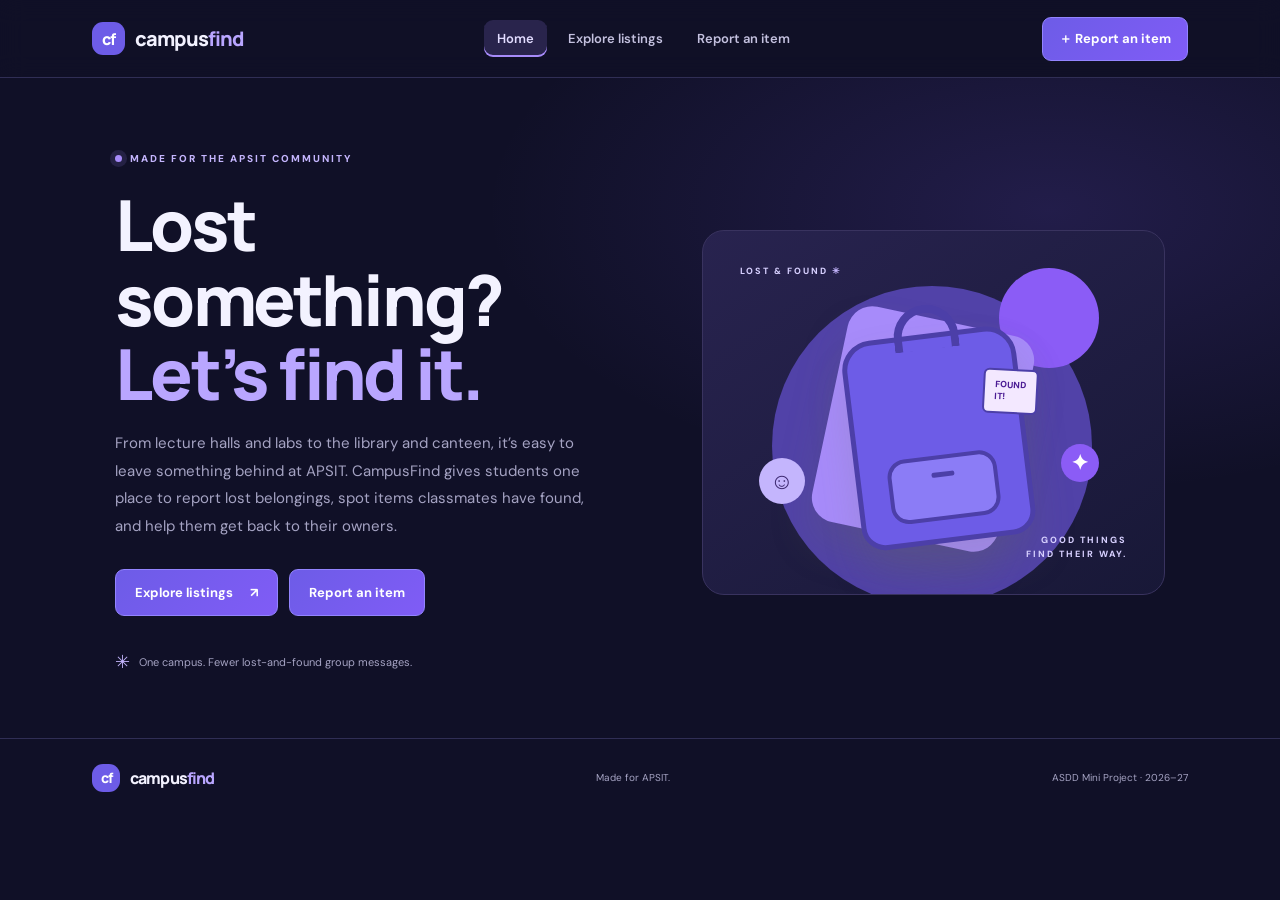
<file: CampusFind/index.html>
<!doctype html>
<html lang="en">
  <head>
    <meta charset="UTF-8" />
    <meta name="viewport" content="width=device-width, initial-scale=1.0" />
    <meta name="theme-color" content="#101027" />
    <title>CampusFind — APSIT Lost &amp; Found</title>
    <link rel="stylesheet" href="styles.css" />
  </head>
  <body>
    <header class="site-header">
      <a class="brand" href="index.html" aria-label="CampusFind home">
        <span class="brand-mark">cf</span>
        <span>campus<span class="brand-accent">find</span></span>
      </a>
      <nav class="nav-links" aria-label="Main navigation">
        <a href="index.html" aria-current="page">Home</a>
        <a href="listings.html">Explore listings</a>
        <a href="report.html">Report an item</a>
      </nav>
      <a class="button button-dark header-cta" href="report.html">＋ Report an item</a>
    </header>

    <main>
      <section class="hero">
        <div class="hero-copy">
          <div class="eyebrow"><span class="eyebrow-dot"></span> MADE FOR THE APSIT COMMUNITY</div>
          <h1>Lost something?<br /><span>Let’s find it.</span></h1>
          <p class="hero-description">
            From lecture halls and labs to the library and canteen, it’s easy to
            leave something behind at APSIT. CampusFind gives students one place
            to report lost belongings, spot items classmates have found, and help
            them get back to their owners.
          </p>
          <div class="hero-actions">
            <a class="button button-dark" href="listings.html">Explore listings <span aria-hidden="true">↗</span></a>
            <a class="button button-light" href="report.html">Report an item</a>
          </div>
          <div class="hero-note"><span class="note-icon">✳</span> One campus. Fewer lost-and-found group messages.</div>
        </div>

        <div class="hero-art" aria-label="Illustration of a found backpack and personal belongings">
          <div class="art-sun"></div>
          <div class="art-label label-top">LOST &amp; FOUND <span>✳</span></div>
          <div class="art-card card-back"></div>
          <div class="art-card card-front">
            <div class="bag-handle"></div>
            <div class="bag-pocket"><span></span></div>
            <div class="bag-tag">FOUND<br />IT!</div>
          </div>
          <div class="art-sticker sticker-one">☺</div>
          <div class="art-sticker sticker-two">✦</div>
          <div class="art-label label-bottom">GOOD THINGS<br />FIND THEIR WAY.</div>
        </div>
      </section>

    </main>

    <footer class="site-footer">
      <a class="brand footer-brand" href="index.html">
        <span class="brand-mark">cf</span>
        <span>campus<span class="brand-accent">find</span></span>
      </a>
      <span>Made for APSIT.</span>
      <span>ASDD Mini Project · 2026–27</span>
    </footer>

    <div id="toast" class="toast" role="status" aria-live="polite"></div>
    <script src="app.js"></script>
  </body>
</html>
</file>
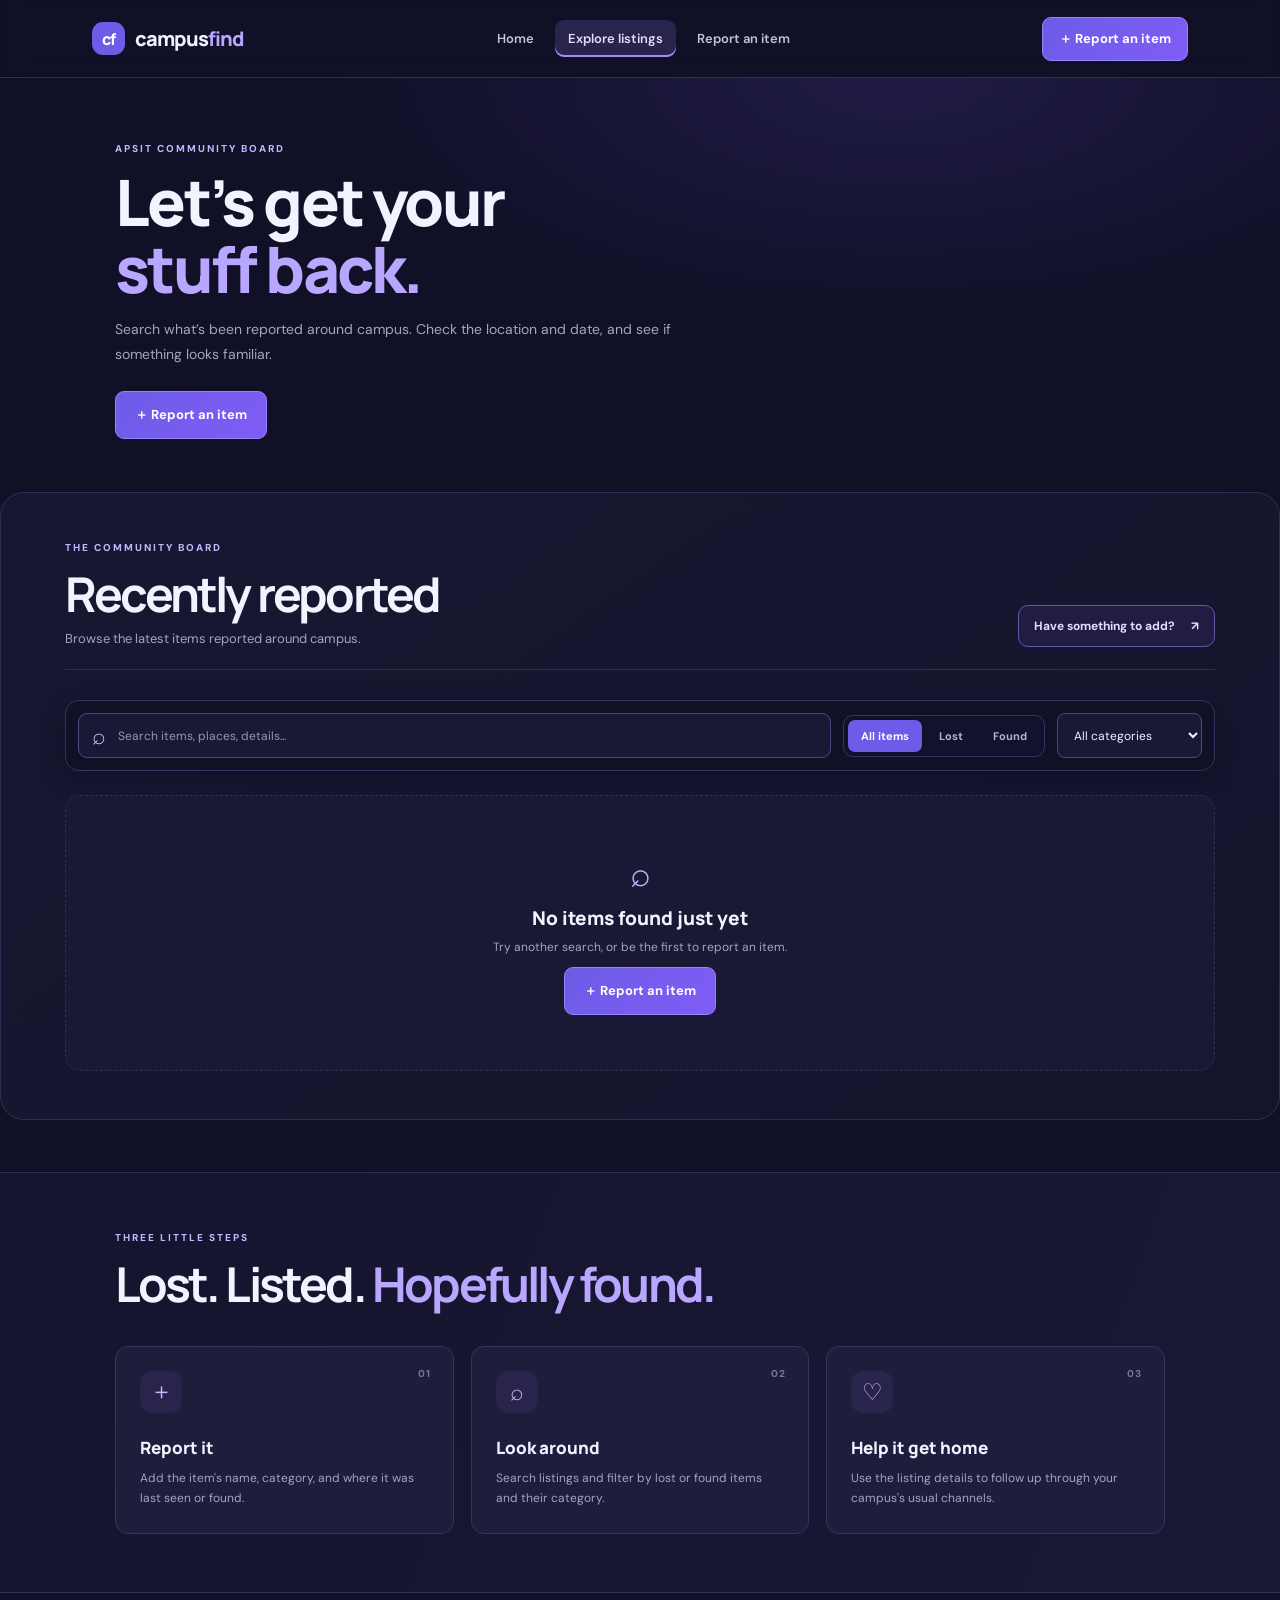
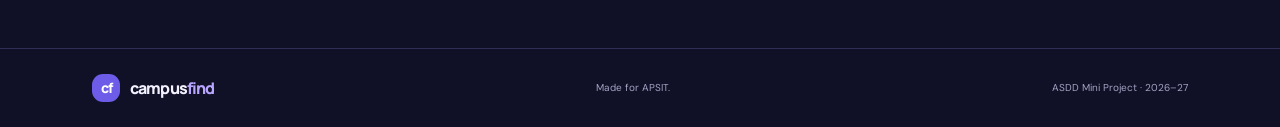
<file: CampusFind/listings.html>
<!doctype html><html lang="en"><head><meta charset="UTF-8"/><meta name="viewport" content="width=device-width, initial-scale=1.0"/><meta name="theme-color" content="#101027"/><title>CampusFind — APSIT Lost & Found</title><link rel="stylesheet" href="styles.css"/></head><body>  <header class="site-header">
    <a class="brand" href="index.html" aria-label="CampusFind home"><span class="brand-mark">cf</span><span>campus<span class="brand-accent">find</span></span></a>
    <nav class="nav-links" aria-label="Main navigation"><a href="index.html">Home</a><a href="listings.html" aria-current="page">Explore listings</a><a href="report.html">Report an item</a></nav>
    <a class="button button-dark header-cta" href="report.html">＋ Report an item</a>
  </header>
  <main>
    <section class="page-intro"><div class="eyebrow">APSIT COMMUNITY BOARD</div><h1>Let’s get your<br/><span>stuff back.</span></h1><p>Search what’s been reported around campus. Check the location and date, and see if something looks familiar.</p><a class="button button-dark" href="report.html">＋ Report an item</a></section>
    <section class="content-section" id="browse">
      <div class="section-heading">
        <div>
          <div class="eyebrow">THE COMMUNITY BOARD</div>
          <h2>Recently reported</h2>
          <p class="section-description">Browse the latest items reported around campus.</p>
        </div>
        <a class="text-link" href="report.html">Have something to add? <span>↗</span></a>
      </div>

      <div class="filter-bar">
        <label class="search-box"><span aria-hidden="true">⌕</span><input id="search-input" type="search" placeholder="Search items, places, details..." aria-label="Search listings" /></label>
        <div class="filter-buttons" role="group" aria-label="Filter listings">
          <button class="filter-button active" data-filter="all">All items</button>
          <button class="filter-button" data-filter="lost">Lost</button>
          <button class="filter-button" data-filter="found">Found</button>
        </div>
        <select id="category-filter" aria-label="Filter by category">
          <option value="all">All categories</option>
          <option>Electronics</option><option>ID cards</option><option>Stationery</option>
          <option>Accessories</option><option>Bags</option><option>Other</option>
        </select>
      </div>

      <div id="items-grid" class="items-grid"></div>
      <div id="empty-state" class="empty-state hidden">
        <div class="empty-icon">⌕</div>
        <h3>No items found just yet</h3>
        <p>Try another search, or be the first to report an item.</p>
        <button class="button button-dark" id="empty-report-button">＋ Report an item</button>
      </div>
    </section>

    <section class="how-section" id="how-it-works">
      <div class="eyebrow">THREE LITTLE STEPS</div>
      <h2>Lost. Listed. <span>Hopefully found.</span></h2>
      <div class="steps-grid">
        <article class="step-card"><div class="step-number">01</div><div class="step-icon">＋</div><h3>Report it</h3><p>Add the item's name, category, and where it was last seen or found.</p></article>
        <article class="step-card"><div class="step-number">02</div><div class="step-icon">⌕</div><h3>Look around</h3><p>Search listings and filter by lost or found items and their category.</p></article>
        <article class="step-card"><div class="step-number">03</div><div class="step-icon">♡</div><h3>Help it get home</h3><p>Use the listing details to follow up through your campus's usual channels.</p></article>
      </div>
    </section>

  </main>
  <footer class="site-footer"><a class="brand footer-brand" href="index.html"><span class="brand-mark">cf</span><span>campus<span class="brand-accent">find</span></span></a><span>Made for APSIT.</span><span>ASDD Mini Project · 2026–27</span></footer>
  <div id="toast" class="toast" role="status" aria-live="polite"></div>
  <script src="app.js"></script>
</body></html>
</file>
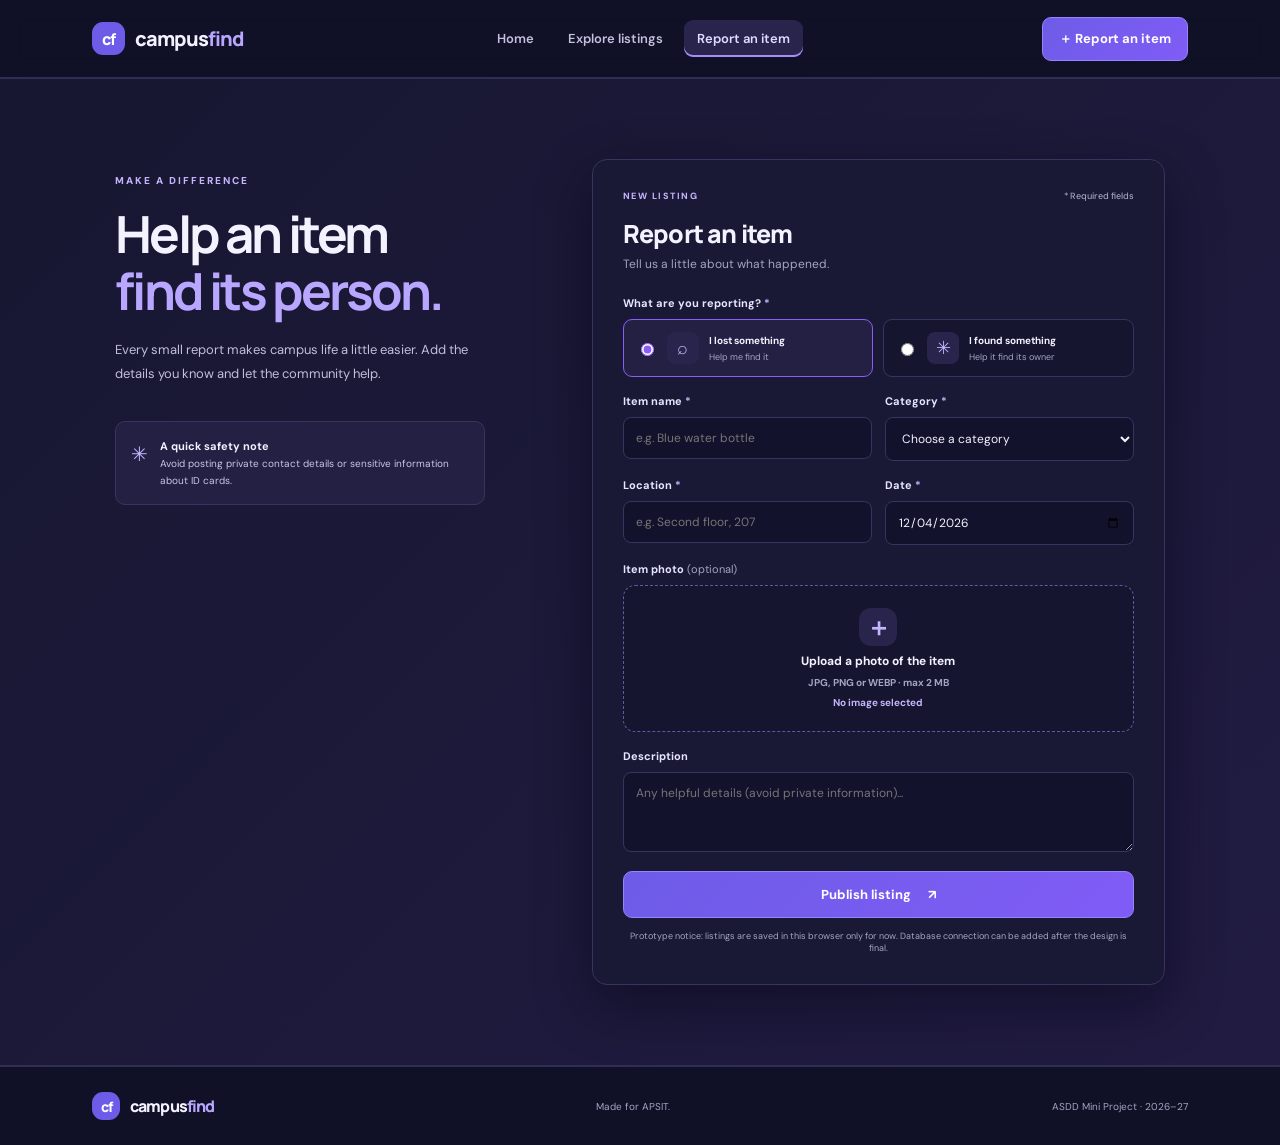
<file: CampusFind/report.html>
<!doctype html><html lang="en"><head><meta charset="UTF-8"/><meta name="viewport" content="width=device-width, initial-scale=1.0"/><meta name="theme-color" content="#101027"/><title>CampusFind — APSIT Lost & Found</title><link rel="stylesheet" href="styles.css"/></head><body>  <header class="site-header">
    <a class="brand" href="index.html" aria-label="CampusFind home"><span class="brand-mark">cf</span><span>campus<span class="brand-accent">find</span></span></a>
    <nav class="nav-links" aria-label="Main navigation"><a href="index.html">Home</a><a href="listings.html">Explore listings</a><a href="report.html" aria-current="page">Report an item</a></nav>
    <a class="button button-dark header-cta" href="report.html">＋ Report an item</a>
  </header>
  <main>
    <section class="report-section" id="report">
      <div class="report-intro">
        <div class="eyebrow">MAKE A DIFFERENCE</div>
        <h2>Help an item<br /><span>find its person.</span></h2>
        <p>Every small report makes campus life a little easier. Add the details you know and let the community help.</p>
        <div class="report-tip"><span>✳</span><div><strong>A quick safety note</strong><br />Avoid posting private contact details or sensitive information about ID cards.</div></div>
      </div>
      <form id="report-form" class="report-form">
        <div class="form-topline"><span>NEW LISTING</span><span class="required-note">* Required fields</span></div>
        <h3>Report an item</h3>
        <p class="form-subtitle">Tell us a little about what happened.</p>
        <div class="field-group">
          <label>What are you reporting? <span>*</span></label>
          <div class="choice-row">
            <label class="choice-card"><input type="radio" name="status" value="lost" checked /><span class="choice-icon">⌕</span><span><strong>I lost something</strong><small>Help me find it</small></span></label>
            <label class="choice-card"><input type="radio" name="status" value="found" /><span class="choice-icon">✳</span><span><strong>I found something</strong><small>Help it find its owner</small></span></label>
          </div>
        </div>
        <div class="form-grid">
          <div class="field-group">
            <label for="item-name">Item name <span>*</span></label>
            <input id="item-name" name="name" required maxlength="70" placeholder="e.g. Blue water bottle" />
          </div>
          <div class="field-group">
            <label for="item-category">Category <span>*</span></label>
            <select id="item-category" name="category" required>
              <option value="">Choose a category</option>
              <option>Electronics</option><option>ID cards</option><option>Stationery</option>
              <option>Accessories</option><option>Bags</option><option>Other</option>
            </select>
          </div>
          <div class="field-group">
            <label for="item-location">Location <span>*</span></label>
            <input id="item-location" name="location" required maxlength="80" placeholder="e.g. Second floor, 207" />
          </div>
          <div class="field-group">
            <label for="item-date">Date <span>*</span></label>
            <input id="item-date" name="date" type="date" required />
          </div>
        </div>
        <div class="field-group image-upload-group">
          <label for="item-image">Item photo <span class="optional-label">(optional)</span></label>
          <label class="upload-dropzone" for="item-image"><span class="upload-icon">＋</span><strong>Upload a photo of the item</strong><small>JPG, PNG or WEBP · max 2 MB</small><span class="upload-filename" id="upload-filename">No image selected</span></label>
          <input id="item-image" name="image" type="file" accept="image/png,image/jpeg,image/webp" hidden />
          <img id="image-preview" class="image-preview hidden" alt="Preview of uploaded item" />
        </div>
        <div class="field-group">
          <label for="item-description">Description</label>
          <textarea id="item-description" name="description" rows="3" maxlength="240" placeholder="Any helpful details (avoid private information)..."></textarea>
        </div>
        <button class="button button-dark submit-button" type="submit">Publish listing <span>↗</span></button>
        <p class="form-footnote">Prototype notice: listings are saved in this browser only for now. Database connection can be added after the design is final.</p>
      </form>
    </section>


  </main>
  <footer class="site-footer"><a class="brand footer-brand" href="index.html"><span class="brand-mark">cf</span><span>campus<span class="brand-accent">find</span></span></a><span>Made for APSIT.</span><span>ASDD Mini Project · 2026–27</span></footer>
  <div id="toast" class="toast" role="status" aria-live="polite"></div>
  <script src="app.js"></script>
</body></html>
</file>
<file: CampusFind/styles.css>
@import url('https://fonts.googleapis.com/css2?family=DM+Sans:wght@400;500;600;700&family=Manrope:wght@400;500;600;700;800&display=swap');
:root{--ink:#f3f2ff;--muted:#a5a3c3;--paper:#101027;--surface:#191936;--green:#a78bfa;--green-dark:#c4b5fd;--line:#302e55;--orange:#f0a16e;--lavender:#b9a6ff}
*{box-sizing:border-box}html{scroll-behavior:smooth;scroll-padding-top:90px}body{margin:0;background:var(--paper);color:var(--ink);font-family:'DM Sans',sans-serif}a{color:inherit;text-decoration:none}button,input,select,textarea{font:inherit}.site-header{height:78px;display:flex;align-items:center;justify-content:space-between;padding:0 7.2%;border-bottom:1px solid var(--line);background:rgba(247,247,242,.94);position:sticky;top:0;z-index:10;backdrop-filter:blur(12px)}.brand{display:flex;align-items:center;gap:10px;font:800 20px 'Manrope',sans-serif;letter-spacing:-.9px}.brand-mark{width:33px;height:33px;display:grid;place-items:center;border-radius:11px;background:var(--green);font-size:16px;letter-spacing:-1px;color:var(--ink)}.brand-accent{color:#c4b5fd}.nav-links{display:flex;gap:34px;color:#b4b1d1;font-size:13px;font-weight:600}.nav-links a:hover,.text-link:hover{color:#c4b5fd}.button{border:0;display:inline-flex;align-items:center;justify-content:center;gap:17px;padding:14px 19px;border-radius:9px;font-weight:700;font-size:13px;cursor:pointer;transition:transform .2s,background .2s}.button:hover{transform:translateY(-2px)}.button-dark{background:var(--ink);color:#f3f2ff}.button-dark:hover{background:#394234}.button-light{background:#191936;border:1px solid var(--line)}.header-cta{padding:12px 16px}.hero{padding:74px 9% 64px;display:grid;grid-template-columns:1fr .9fr;gap:7%;align-items:center;max-width:1400px;margin:auto;overflow:hidden}.eyebrow{font-size:10px;letter-spacing:2px;font-weight:800;color:#747b69;display:flex;align-items:center;gap:8px}.eyebrow-dot{height:7px;width:7px;background:#91aa45;border-radius:50%}h1,h2,h3,p{margin-top:0}h1,h2{font-family:'Manrope',sans-serif;letter-spacing:-2.8px}h1{font-size:clamp(48px,5.5vw,76px);line-height:1.06;margin:22px 0 19px;font-weight:800}h1 span,h2 span{color:#7c9342}.hero-description{max-width:470px;color:var(--muted);font-size:15px;line-height:1.85}.hero-actions{display:flex;gap:11px;margin-top:28px}.hero-note{display:flex;align-items:center;gap:9px;margin-top:34px;color:#777d70;font-size:11px}.note-icon{color:#8ba33f;font-size:18px}.hero-art{height:365px;position:relative;border-radius:22px;background:#e9eddb;overflow:hidden;isolation:isolate}.hero-art:before{content:"";position:absolute;width:320px;height:320px;border-radius:50%;background:#d5e5ac;left:15%;top:15%;z-index:-1}.art-sun{position:absolute;width:100px;height:100px;border-radius:50%;background:#f5bc8e;right:14%;top:10%}.art-label{position:absolute;font-size:9px;letter-spacing:2px;font-weight:800;line-height:1.6}.label-top{left:8%;top:9%}.label-top span{color:#829a42}.label-bottom{right:8%;bottom:9%;text-align:right}.art-card{position:absolute;box-shadow:0 25px 40px #66724a2b}.card-back{width:190px;height:220px;background:#f2a16e;transform:rotate(12deg);border-radius:25px;left:27%;top:24%}.card-front{width:175px;height:210px;background:#667d4b;border:5px solid #50643a;border-radius:30px 30px 24px 24px;left:32%;top:28%;transform:rotate(-7deg)}.bag-handle{position:absolute;width:65px;height:45px;border:8px solid #50643a;border-bottom:0;border-radius:35px 35px 0 0;top:-34px;left:50px}.bag-pocket{position:absolute;width:110px;height:65px;background:#839b61;border:4px solid #50643a;border-radius:18px;bottom:18px;left:27px}.bag-pocket span{position:absolute;width:23px;height:5px;border-radius:5px;background:#50643a;top:13px;left:40px}.bag-tag{position:absolute;right:-22px;top:40px;padding:9px 10px;background:var(--green);border:2px solid var(--ink);border-radius:6px;font-size:9px;line-height:1.3;font-weight:800;transform:rotate(10deg)}.art-sticker{position:absolute;display:grid;place-items:center;border-radius:50%;font-weight:800}.sticker-one{width:46px;height:46px;background:#191936;color:#627b43;left:12%;bottom:25%;font-size:23px}.sticker-two{width:38px;height:38px;background:#f4c58d;color:#6a502a;right:14%;bottom:31%;font-size:21px}.stats-strip{display:flex;align-items:center;gap:50px;padding:25px 9%;background:#eeefe7;border-top:1px solid #e5e6dd;border-bottom:1px solid #e5e6dd}.stats-strip div{display:flex;align-items:baseline;gap:9px}.stats-strip strong{font:800 25px 'Manrope',sans-serif}.stats-strip span{font-size:11px;color:var(--muted)}.stats-strip p{margin:0 0 0 auto;color:#73796d;font-size:12px}.content-section{padding:90px 9%;max-width:1400px;margin:auto}.section-heading{display:flex;align-items:end;justify-content:space-between}.section-heading h2,.report-intro h2,.how-section h2{font-size:clamp(34px,4vw,48px);line-height:1.12;margin:13px 0}.section-description{font-size:13px;color:var(--muted);margin-bottom:0}.text-link{font-size:12px;font-weight:700}.text-link span{margin-left:8px}.filter-bar{display:flex;gap:12px;align-items:center;margin:30px 0 24px}.search-box{display:flex;align-items:center;gap:10px;flex:1;min-width:180px;background:#f3f2ff;border:1px solid var(--line);border-radius:9px;padding:0 13px;height:45px;color:#777}.search-box span{font-size:23px}.search-box input{border:0;outline:0;width:100%;background:transparent;font-size:12px}.filter-buttons{display:flex;gap:4px;padding:4px;background:#eceee5;border-radius:10px}.filter-button{border:0;background:transparent;border-radius:7px;padding:9px 13px;font-size:11px;color:#6c7167;font-weight:700;cursor:pointer}.filter-button.active{background:#f3f2ff;color:var(--ink);box-shadow:0 1px 4px #0000000a}select,.field-group input,.field-group textarea{background:#191936;border:1px solid var(--line);border-radius:8px;padding:12px;color:var(--ink);outline:none;font-size:12px}.filter-bar>select{height:45px;min-width:145px}.items-grid{display:grid;grid-template-columns:repeat(3,minmax(0,1fr));gap:17px}.item-card{background:#f3f2ff;border:1px solid var(--line);border-radius:13px;padding:20px;min-width:0;transition:transform .2s,box-shadow .2s}.item-card:hover{transform:translateY(-3px);box-shadow:0 12px 30px #20251f0b}.item-card-top{display:flex;align-items:center;justify-content:space-between;gap:10px}.item-category{font-size:10px;color:#72796b;font-weight:700}.status-pill{font-size:9px;text-transform:uppercase;letter-spacing:1px;font-weight:800;border-radius:20px;padding:7px 9px}.status-pill.lost{background:#1919360e7;color:#a45d32}.status-pill.found{background:#e8f2d6;color:#587333}.item-emoji{width:52px;height:52px;display:grid;place-items:center;background:#f2f3eb;border-radius:13px;font-size:25px;margin:21px 0 15px}.item-card h3{font:800 17px 'Manrope',sans-serif;letter-spacing:-.5px;margin-bottom:8px}.item-description{font-size:12px;line-height:1.65;color:var(--muted);min-height:39px;margin-bottom:18px}.item-meta{display:flex;flex-direction:column;gap:7px;border-top:1px solid #eff0ea;padding-top:14px;font-size:10px;color:#747a6e}.item-meta span{display:flex;gap:7px;align-items:center}.empty-state{padding:55px 20px;text-align:center;border:1px dashed #d6d9cd;border-radius:15px}.empty-state.hidden{display:none}.empty-icon{font-size:35px;color:#85964f}.empty-state h3{font:800 19px 'Manrope',sans-serif;margin:8px 0}.empty-state p{font-size:12px;color:var(--muted)}.report-section{padding:80px 9%;background:#e9eddf;display:grid;grid-template-columns:.8fr 1.2fr;gap:9%;align-items:start}.report-intro{padding-top:15px}.report-intro h2{font-size:clamp(38px,4vw,54px);margin:18px 0}.report-intro>p{max-width:360px;color:#6c7465;font-size:13px;line-height:1.85}.report-tip{display:flex;gap:12px;max-width:370px;margin-top:35px;padding:15px;background:#f7f8f2;border-radius:10px;font-size:10px;line-height:1.7;color:#73796d}.report-tip>span{color:#7e9544;font-size:20px}.report-tip strong{color:var(--ink);font-size:11px}.report-form{background:#191936;padding:30px;border:1px solid #e5e7dc;border-radius:15px;box-shadow:0 15px 35px #38432808}.form-topline{display:flex;justify-content:space-between;font-size:9px;letter-spacing:1.5px;font-weight:800;color:#78836a}.required-note{letter-spacing:0;font-weight:500;color:#9a9e93}.report-form h3{font:800 25px 'Manrope',sans-serif;letter-spacing:-.8px;margin:14px 0 5px}.form-subtitle{font-size:12px;color:var(--muted);margin-bottom:24px}.field-group{display:flex;flex-direction:column;gap:9px;margin-bottom:17px}.field-group>label{font-size:11px;font-weight:700}.field-group>label span{color:#bc704c}.choice-row{display:grid;grid-template-columns:1fr 1fr;gap:10px}.choice-card{display:flex;align-items:center;gap:10px;border:1px solid var(--line);border-radius:9px;padding:12px;cursor:pointer}.choice-card:has(input:checked){border-color:#a78bfa;background:#242044}.choice-card input{accent-color:#a78bfa}.choice-icon{width:32px;height:32px;border-radius:8px;background:#2a274b;display:grid;place-items:center;font-size:18px}.choice-card strong,.choice-card small{display:block}.choice-card strong{font-size:10px}.choice-card small{font-size:9px;color:var(--muted);margin-top:4px}.form-grid{display:grid;grid-template-columns:1fr 1fr;gap:0 13px}.field-group input:focus,.field-group select:focus,.field-group textarea:focus,.filter-bar>select:focus{border-color:#9eb66b;box-shadow:0 0 0 3px #d7f36b33}.field-group textarea{resize:vertical;min-height:80px}.submit-button{width:100%;margin-top:2px}.form-footnote{font-size:9px;color:#9693b7;text-align:center;margin:12px 0 0}.how-section{padding:85px 9%;max-width:1400px;margin:auto}.how-section h2{margin:13px 0 35px}.steps-grid{display:grid;grid-template-columns:repeat(3,1fr);gap:17px}.step-card{position:relative;padding:24px;background:#f3f2ff;border:1px solid var(--line);border-radius:13px}.step-number{position:absolute;right:22px;top:20px;font-size:10px;color:#77749d;font-weight:800;letter-spacing:1px}.step-icon{width:42px;height:42px;border-radius:12px;background:#2a254b;display:grid;place-items:center;font-size:23px;color:#c4b5fd;margin-bottom:23px}.step-card h3{font:800 17px 'Manrope',sans-serif;margin-bottom:9px}.step-card p{font-size:12px;line-height:1.7;color:var(--muted);margin-bottom:0}.site-footer{display:flex;align-items:center;justify-content:space-between;gap:20px;padding:25px 7.2%;border-top:1px solid var(--line);font-size:10px;color:#9693b7}.footer-brand{font-size:16px;color:var(--ink)}.footer-brand .brand-mark{width:28px;height:28px;font-size:14px}.toast{position:fixed;bottom:24px;left:50%;transform:translate(-50%,20px);padding:13px 18px;background:var(--ink);color:#f3f2ff;border-radius:9px;font-size:12px;box-shadow:0 10px 25px #0002;opacity:0;pointer-events:none;transition:all .25s;z-index:20}.toast.show{opacity:1;transform:translate(-50%,0)}
@media(max-width:900px){.site-header{padding:0 5%}.hero{padding:55px 6%;gap:4%}.hero-art{height:310px}.stats-strip{padding:22px 6%;gap:24px}.content-section,.how-section{padding:65px 6%}.report-section{padding:65px 6%;gap:5%}.items-grid{grid-template-columns:repeat(2,minmax(0,1fr))}.nav-links{gap:17px}.stats-strip p{display:none}}
@media(max-width:650px){.site-header{height:68px}.nav-links{display:none}.header-cta{font-size:11px;padding:11px}.hero{grid-template-columns:1fr;padding:48px 6% 35px;gap:35px}.hero-art{height:300px}.hero-description{font-size:14px}.stats-strip{flex-wrap:wrap;gap:12px 25px}.stats-strip div{flex-direction:column;gap:2px}.stats-strip strong{font-size:21px}.section-heading{align-items:start;gap:15px;flex-direction:column}.filter-bar{flex-wrap:wrap}.search-box{flex-basis:100%}.filter-buttons{flex:1}.filter-button{flex:1}.filter-bar>select{flex:1}.items-grid{grid-template-columns:1fr}.report-section{grid-template-columns:1fr;padding:55px 6%;gap:30px}.report-form{padding:22px 17px}.form-grid{grid-template-columns:1fr;gap:0}.choice-card{padding:9px;gap:7px}.choice-card strong{font-size:9px}.steps-grid{grid-template-columns:1fr}.how-section{padding:60px 6%}.site-footer{align-items:flex-start;flex-direction:column;padding:25px 6%;gap:12px}h1{font-size:54px}}

/* CampusFind dark blue + purple theme */
body{background:#101027;color:#f3f2ff}
.site-header{background:rgba(16,16,39,.94);border-color:#302e55}
.brand-mark{background:linear-gradient(135deg,#8b5cf6,#4f46e5);color:#fff}
.brand-accent{color:#b9a6ff}
.nav-links{color:#b4b1d1}.nav-links a:hover,.text-link:hover{color:#c4b5fd}
.button-dark,.button-light{background:linear-gradient(135deg,#6d5ce7,#8b5cf6);color:#fff;border:1px solid #9384ff}
.button-dark:hover,.button-light:hover{background:linear-gradient(135deg,#7c6cf0,#9b6bfa)}
.hero{background:radial-gradient(ellipse at 82% 20%,rgba(124,92,246,.17),transparent 38%)}
.hero h1 span,.report-intro h2 span,.how-section h2 span,.page-intro h1 span{color:#b9a6ff}
.eyebrow{color:#c4b5fd}.eyebrow-dot{background:#a78bfa;box-shadow:0 0 0 5px #a78bfa22}
.hero-art{background:linear-gradient(145deg,#28234f,#181837);border:1px solid #39335f}
.art-sun{background:#8b5cf6}.art-card.card-back{background:#383066}.art-card.card-front{background:#6d5ce7}.bag-pocket{background:#5142b5}.bag-tag{background:#f3e8ff;color:#4c1d95}
.art-label{color:#cfc8ff}.art-sticker{background:#c4b5fd;color:#24164b}
.stats-strip{background:#171731;border-color:#302e55}.stats-strip strong{color:#c4b5fd}.stats-strip p{color:#b4b1d1}
.content-section,.how-section{color:#f3f2ff}.section-description,.step-card p{color:#a5a3c3}
.item-card,.step-card,.report-form{background:#191936;border-color:#302e55;color:#f3f2ff}
.item-card:hover{border-color:#7466c8;box-shadow:0 16px 38px #05051466}
.item-emoji,.step-icon,.choice-icon{background:#29244c;color:#c4b5fd}
.item-category{background:#29244c;color:#c4b5fd}.status-pill.lost{background:#3c2d5a;color:#e2c8ff}.status-pill.found{background:#26345e;color:#b9c8ff}
.filter-bar{background:#191936;border-color:#302e55}.search-box,.filter-bar>select,.field-group input,.field-group select,.field-group textarea{background:#12122c;color:#f3f2ff;border-color:#38345f}
.search-box input{color:#f3f2ff}.filter-button{color:#b4b1d1}.filter-button.active{background:#6d5ce7;color:#fff}
.empty-state{background:#191936;border-color:#302e55}.empty-state p{color:#a5a3c3}
.report-section{background:linear-gradient(135deg,#171731,#211b42);border-top:1px solid #302e55;border-bottom:1px solid #302e55}
.report-tip{background:#242044;border-color:#38345f;color:#c9c5e5}.report-tip strong{color:#f3f2ff}
.form-topline,.form-subtitle,.required-note,.form-footnote{color:#a5a3c3}.field-group>label{color:#e7e5ff}.field-group>label span{color:#c4b5fd}
.choice-card{border-color:#38345f;background:#15152f}.choice-card:has(input:checked){border-color:#8b5cf6;background:#242044}.choice-card input{accent-color:#8b5cf6}.choice-icon{background:#29244c}.choice-card small{color:#a5a3c3}
.field-group input:focus,.field-group select:focus,.field-group textarea:focus,.filter-bar>select:focus{border-color:#a78bfa;box-shadow:0 0 0 3px #a78bfa22}
.step-number{color:#77749d}.site-footer{border-color:#302e55;color:#9693b7}.footer-brand{color:#f3f2ff}
.toast{background:#6d5ce7;color:#fff}
.page-intro{padding:64px 9% 25px;max-width:1400px;margin:auto;background:radial-gradient(ellipse at 70% 0%,rgba(124,92,246,.15),transparent 45%)}
.page-intro h1{font:800 clamp(44px,5vw,68px)/1.04 'Manrope',sans-serif;letter-spacing:-2.8px;margin:14px 0 15px}
.page-intro p{max-width:560px;color:#a5a3c3;font-size:14px;line-height:1.8;margin-bottom:24px}
.home-prompt{padding:0 8% 65px;display:flex;align-items:center;justify-content:center;gap:30px;flex-wrap:wrap;text-align:center}
.home-prompt p{font-size:15px;color:#c9c5e5}.home-prompt>div{display:flex;gap:12px;flex-wrap:wrap;justify-content:center}
.upload-dropzone{display:flex;align-items:center;flex-direction:column;gap:7px;padding:22px;border:1px dashed #6557a8;border-radius:12px;background:#15152f;cursor:pointer;text-align:center}
.upload-dropzone:hover{border-color:#b9a6ff;background:#211d42}.upload-icon{display:grid;place-items:center;width:38px;height:38px;border-radius:12px;background:#29244c;color:#c4b5fd;font-size:25px}
.upload-dropzone strong{font-size:12px;color:#f3f2ff}.upload-dropzone small,.upload-filename{font-size:10px;color:#a5a3c3}.image-preview{display:block;max-width:100%;max-height:220px;object-fit:contain;margin-top:12px;border:1px solid #38345f;border-radius:10px;background:#12122c;padding:5px}.optional-label{color:#a5a3c3!important;font-weight:400}
.hidden{display:none!important}
@media(max-width:900px){.page-intro{padding:50px 6% 20px}}
@media(max-width:650px){.nav-links{display:flex;gap:12px;font-size:10px}.header-cta{display:none}.page-intro{padding:42px 6% 20px}.home-prompt{padding:0 6% 45px}.home-prompt>div{width:100%}.home-prompt .button{flex:1}.hero{padding-top:42px}}

.hero-art:before{background:#5142a8}.art-label{color:#d7d0ff}.label-top span{color:#c4b5fd}.art-card.card-back{background:#a78bfa}.art-card.card-front{background:#6d5ce7;border-color:#4c3fa8}.bag-handle{border-color:#4c3fa8}.bag-pocket{background:#8b7cf6;border-color:#4c3fa8}.bag-pocket span{background:#4c3fa8}.sticker-one{background:#c4b5fd;color:#3b276e}.sticker-two{background:#8b5cf6;color:#fff}.bag-tag{border-color:#4c3fa8}
.status-pill.lost{background:#3c2d5a;color:#e2c8ff}.status-pill.found{background:#26345e;color:#b9c8ff}.item-meta{border-top-color:#302e55;color:#a5a3c3}.item-category{color:#c4b5fd}.search-box{color:#b9a6ff}.filter-buttons{background:#12122c}.filter-button.active{background:#6d5ce7;color:#fff}.empty-state{color:#f3f2ff}.empty-icon{color:#c4b5fd}
.listing-image{display:block;width:100%;height:165px;object-fit:cover;border-radius:9px;margin:0 0 17px;background:#12122c}.item-card:has(.listing-image) .item-card-top{margin-bottom:15px}

/* Keep every page within the same navy and purple visual theme. */
.site-header{background:rgba(16,16,39,.94);border-color:#302e55}
.nav-links{color:#c4c1df}
.nav-links a:hover,.text-link:hover{color:#c4b5fd}
.brand-mark{background:#6d5ce7;color:#fff}
.button-dark,.button-light{background:linear-gradient(135deg,#6d5ce7,#805cf6);color:#fff;border:1px solid #9384ff}
.button-dark:hover,.button-light:hover{background:linear-gradient(135deg,#7c6cf0,#9b6bfa)}
.button-dark:focus-visible,.button-light:focus-visible{outline:3px solid #c4b5fd;outline-offset:3px}
.hero-note{color:#a5a3c3}
.note-icon{color:#c4b5fd}
.stats-strip{background:#171731;border-color:#302e55}
.stats-strip strong{color:#c4b5fd}
.stats-strip p{color:#a5a3c3}
.report-section{background:linear-gradient(135deg,#171731,#211b42);border-color:#302e55}
.report-intro>p{color:#c1bed8}
.report-tip{background:#242044;border:1px solid #38345f;color:#c9c5e5}
.report-tip>span{color:#c4b5fd}
.report-form{border-color:#38345f;box-shadow:0 15px 35px #05051466}
.form-topline{color:#c4b5fd}
.site-footer{border-color:#302e55;color:#a5a3c3}

/* Make navigation, sections, and listing controls easier to scan. */
.nav-links{align-items:center;gap:8px}
.nav-links a{padding:10px 13px;border-radius:9px;transition:background .2s,color .2s}
.nav-links a:hover{background:#242044}
.nav-links a[aria-current="page"]{background:#29244c;color:#e2dcff;box-shadow:inset 0 -2px #a78bfa}
.content-section{background:linear-gradient(145deg,#171731,#14142d);border:1px solid #302e55;border-radius:24px;margin:28px auto 52px;padding:48px 5%}
.section-heading{padding-bottom:22px;border-bottom:1px solid #302e55}
.section-heading h2{margin-bottom:9px}
.section-description{margin-top:0}
.text-link{display:inline-flex;align-items:center;gap:8px;padding:12px 15px;border:1px solid #6557a8;border-radius:10px;background:#211d42;color:#e2dcff}
.text-link:hover{border-color:#a78bfa;background:#29244c}
.filter-bar{padding:12px;background:#101027;border:1px solid #38345f;border-radius:14px;box-shadow:0 8px 24px #05051455}
.search-box{background:#191936;border-color:#51477d;color:#c4b5fd}
.search-box:focus-within{border-color:#a78bfa;box-shadow:0 0 0 3px #a78bfa26}
.search-box input{color:#f3f2ff}
.search-box input::placeholder{color:#9693b7}
.filter-buttons{border:1px solid #38345f}
.filter-button{transition:background .2s,color .2s}
.filter-button:hover{background:#29244c;color:#fff}
.filter-button:focus-visible,.nav-links a:focus-visible,.text-link:focus-visible{outline:2px solid #c4b5fd;outline-offset:2px}
.filter-bar>select{background-color:#191936;border-color:#51477d;color:#f3f2ff}
.item-card{position:relative;overflow:hidden;background:linear-gradient(155deg,#1c1c3b,#191936);border-color:#38345f}
.item-card:before{position:absolute;inset:0 auto 0 0;width:3px;background:#8b5cf6;content:""}
.item-card:has(.status-pill.found):before{background:#60a5fa}
.item-card:hover{border-color:#8b7cf6}
.item-category{display:inline-block;padding:5px 8px;border-radius:6px;background:#29244c}
.item-meta{color:#c1bed8}
.status-pill.lost{background:#4b3476;color:#f0e7ff}
.status-pill.found{background:#233e69;color:#d5e6ff}
.how-section{max-width:1400px;margin:0 auto 55px;padding:58px 9%;border-top:1px solid #302e55;border-bottom:1px solid #302e55;background:linear-gradient(110deg,#14142e,#191936)}
.step-card{background:#1d1d3c;border-color:#38345f}
.step-card:hover{border-color:#7466c8;transform:translateY(-3px)}
.report-form{box-shadow:0 20px 55px #05051477}
.choice-card{transition:border-color .2s,background .2s,transform .2s}
.choice-card:hover{transform:translateY(-2px);border-color:#7466c8}
@media(max-width:900px){
  .content-section{margin:20px 5% 40px;padding:38px 4%}
  .how-section{padding:45px 6%}
}
@media(max-width:650px){
  .site-header{padding:0 5%}
  .nav-links{gap:2px}
  .nav-links a{padding:9px 7px;font-size:10px}
  .content-section{margin:16px 4% 32px;padding:30px 5%;border-radius:18px}
  .section-heading{align-items:flex-start;flex-direction:column;gap:14px}
  .filter-bar{align-items:stretch;flex-direction:column}
  .search-box{flex:auto;width:100%}
  .filter-buttons{justify-content:space-between}
  .filter-button{flex:1}
  .filter-bar>select{width:100%}
  .how-section{margin-bottom:35px;padding:38px 6%}
}
</file>
